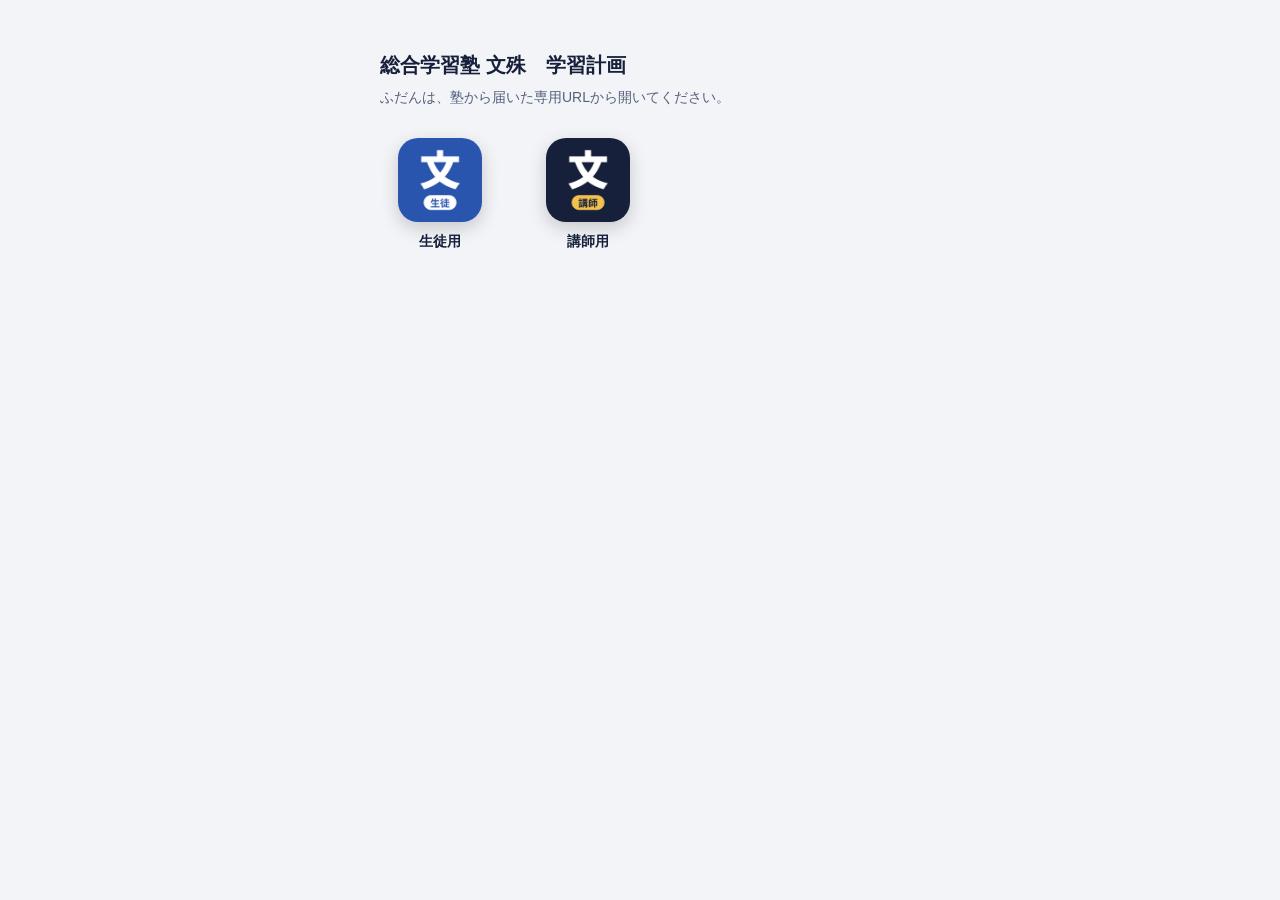
<file: index.html>
<!DOCTYPE html>
<html lang="ja">
<head>
<meta charset="utf-8">
<meta name="viewport" content="width=device-width, initial-scale=1">
<meta name="robots" content="noindex">
<title>文殊 学習計画</title>
<link rel="icon" type="image/png" href="teacher-192.png">
<style>
body{margin:0;font-family:"Hiragino Kaku Gothic ProN","Yu Gothic","Meiryo",sans-serif;background:#f2f4f8;color:#17203a;line-height:1.7}
main{max-width:520px;margin:0 auto;padding:48px 16px}
h1{font-size:20px;margin:0 0 4px}
p{margin:0 0 28px;color:#56607c;font-size:14px}
.apps{display:grid;grid-template-columns:repeat(2,minmax(0,120px));gap:28px}
a{display:flex;flex-direction:column;align-items:center;gap:8px;text-decoration:none;color:inherit;font-size:14px;font-weight:700}
a img{width:84px;height:84px;border-radius:20px;box-shadow:0 6px 18px rgb(0 0 0 / .18)}
@media (prefers-color-scheme:dark){body{background:#10141d;color:#e5e9f3}p{color:#98a2bb}}
</style>
</head>
<body>
<main>
<h1>総合学習塾 文殊　学習計画</h1>
<p>ふだんは、塾から届いた専用URLから開いてください。</p>
<div class="apps">
<a href="student.html"><img src="student-192.png" alt="">生徒用</a>
<a href="teacher.html"><img src="teacher-192.png" alt="">講師用</a>
</div>
</main>
</body>
</html>
</file>
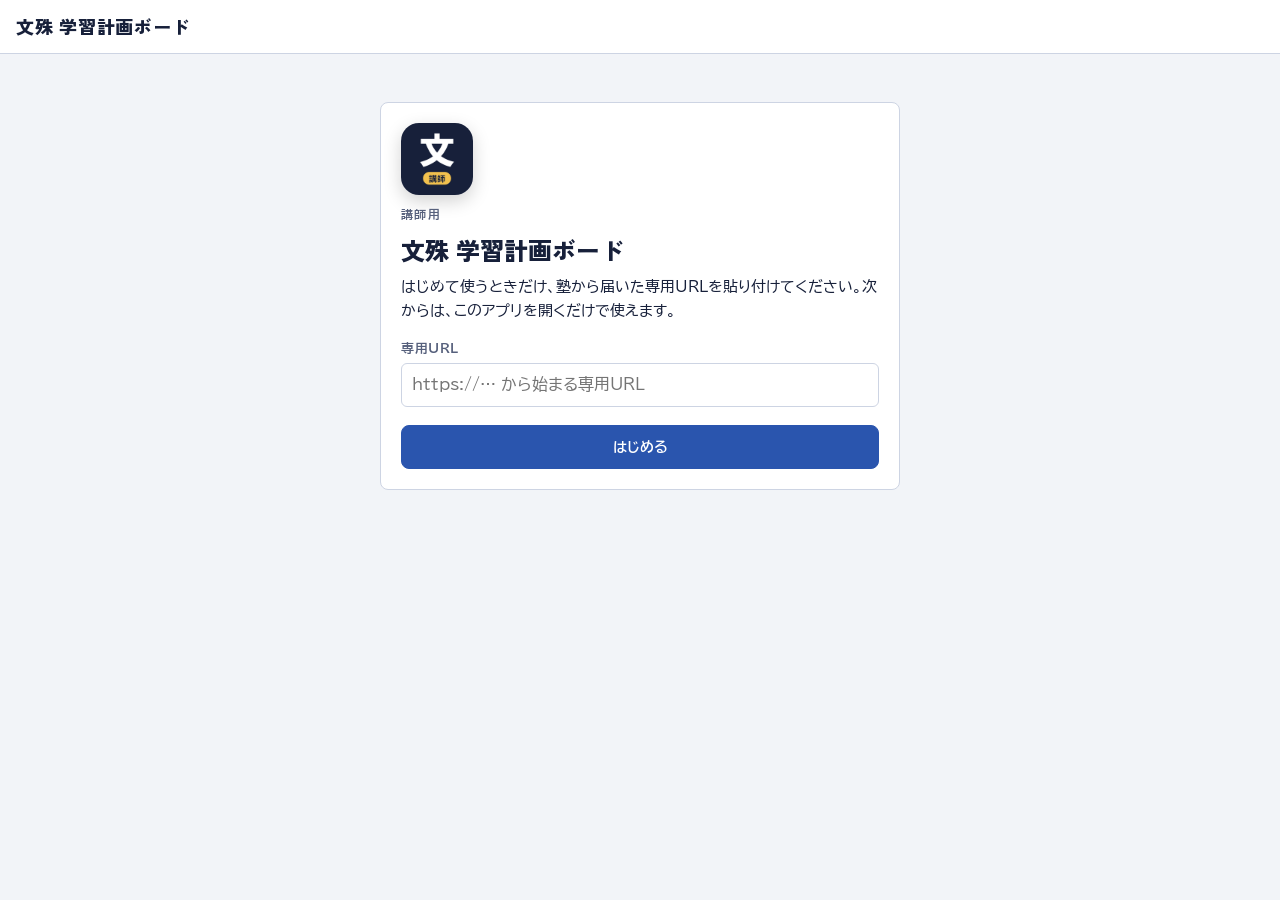
<file: index (1).html>
<!DOCTYPE html>
<html lang="ja">
<head>
<meta charset="utf-8">
<meta name="viewport" content="width=device-width, initial-scale=1, viewport-fit=cover">
<title>文殊 学習計画ボード（講師用）</title>
<meta name="robots" content="noindex">
<meta name="theme-color" content="#17203a">
<link rel="manifest" href="manifest.webmanifest">
<link rel="icon" type="image/png" href="../icons/teacher-192.png">
<link rel="apple-touch-icon" href="../icons/teacher-180.png">
<meta name="apple-mobile-web-app-capable" content="yes">
<meta name="mobile-web-app-capable" content="yes">
<meta name="apple-mobile-web-app-title" content="講師ボード">
<meta name="apple-mobile-web-app-status-bar-style" content="default">
<link rel="preconnect" href="https://fonts.googleapis.com">
<link rel="preconnect" href="https://fonts.gstatic.com" crossorigin>
<link rel="stylesheet" href="https://fonts.googleapis.com/css2?family=BIZ+UDPGothic:wght@400;700&family=Zen+Kaku+Gothic+New:wght@500;700;900&display=swap">
<link rel="stylesheet" href="../app.css">
</head>
<body>
<header class="appbar"><div class="wrap">
  <div class="brand">文殊 学習計画ボード<small id="schoolName"></small></div>
  <div class="who" id="who"></div>
</div></header>
<div class="install-hint" id="installHint" hidden></div>
<main><div class="wrap" id="app"><div class="empty">読み込み中…</div></div></main>
<div class="modal" id="modal" hidden><div class="dialog" id="dialog" role="dialog" aria-modal="true"></div></div>
<div class="toast" id="toast" hidden></div>
<div class="busy" id="busy" hidden>保存中…</div>
<div id="pdfStage" aria-hidden="true"></div>
<script src="../config.js"></script>
<script>window.APP_KIND = "teacher";</script>
<script src="../app.js"></script>
</body>
</html>
</file>
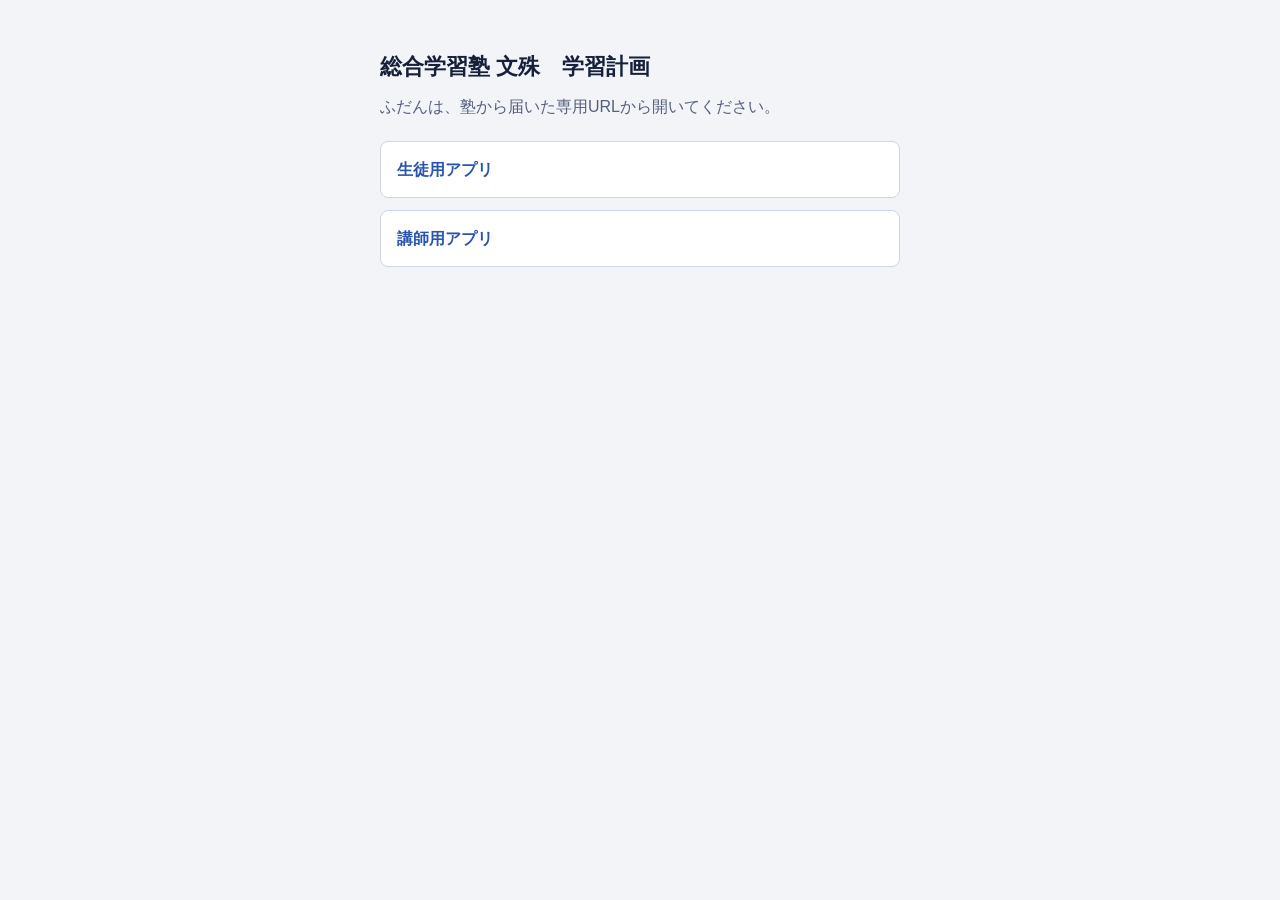
<file: index (3).html>
<!DOCTYPE html>
<html lang="ja">
<head>
<meta charset="utf-8">
<meta name="viewport" content="width=device-width, initial-scale=1">
<meta name="robots" content="noindex">
<title>文殊 学習計画</title>
<style>
body{margin:0;font-family:"Hiragino Kaku Gothic ProN","Yu Gothic","Meiryo",sans-serif;background:#f2f4f8;color:#17203a;line-height:1.7}
main{max-width:520px;margin:0 auto;padding:48px 16px}
h1{font-size:22px;margin:0 0 8px}
p{margin:0 0 20px;color:#56607c}
a{display:block;padding:14px 16px;margin-bottom:12px;border-radius:8px;background:#fff;border:1px solid #cdd4e3;color:#2a55ae;font-weight:700;text-decoration:none}
@media (prefers-color-scheme:dark){body{background:#10141d;color:#e5e9f3}p{color:#98a2bb}a{background:#181e2b;border-color:#313b51;color:#86a7f0}}
</style>
</head>
<body>
<main>
<h1>総合学習塾 文殊　学習計画</h1>
<p>ふだんは、塾から届いた専用URLから開いてください。</p>
<a href="student/">生徒用アプリ</a>
<a href="teacher/">講師用アプリ</a>
</main>
</body>
</html>
</file>
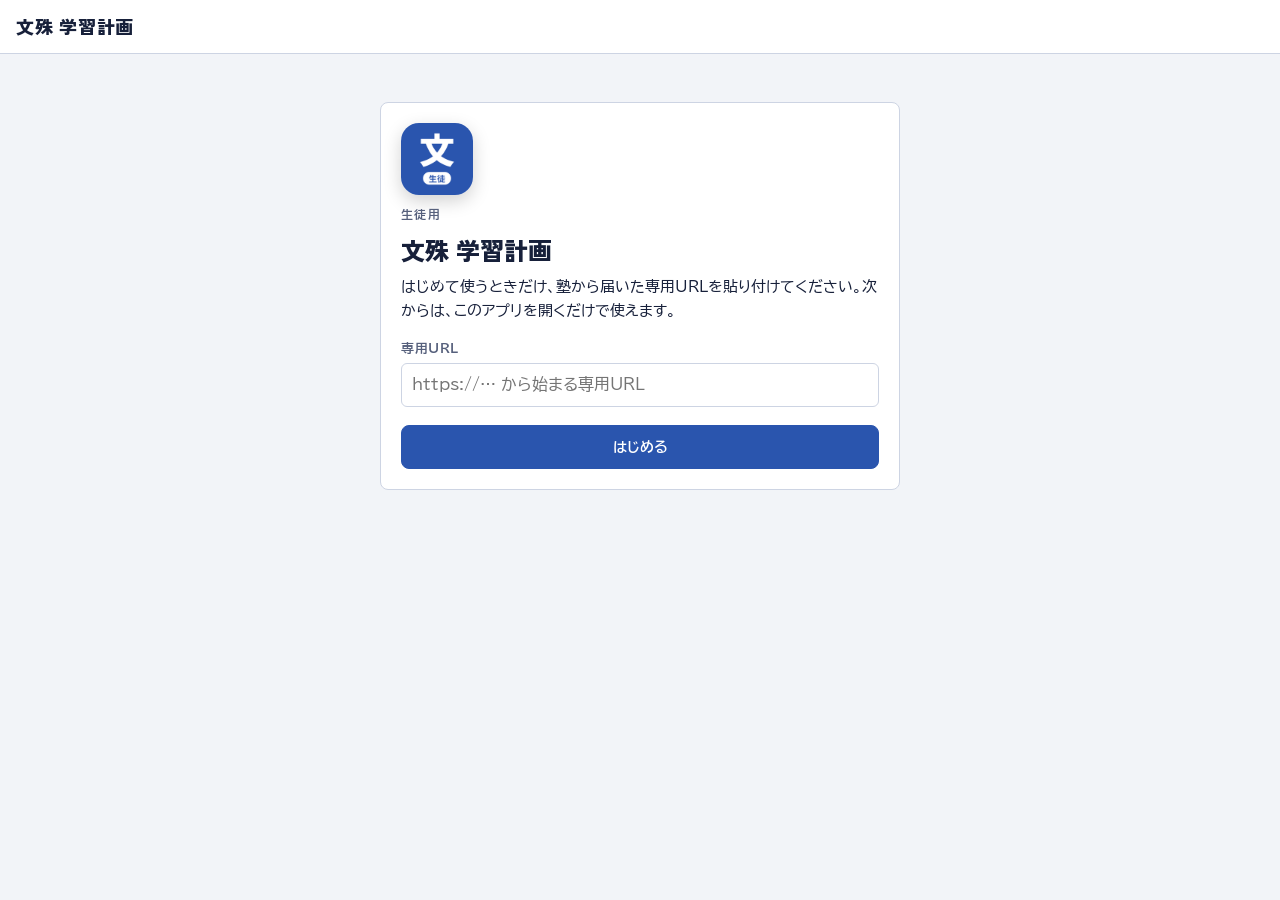
<file: student.html>
<!DOCTYPE html>
<html lang="ja">
<head>
<meta charset="utf-8">
<meta name="viewport" content="width=device-width, initial-scale=1, viewport-fit=cover">
<title>文殊 学習計画</title>
<meta name="robots" content="noindex">
<meta name="theme-color" content="#2a55ae">
<link rel="manifest" href="manifest-student.webmanifest">
<link rel="icon" type="image/png" href="student-192.png">
<link rel="apple-touch-icon" sizes="180x180" href="student-180.png">
<meta name="apple-mobile-web-app-capable" content="yes">
<meta name="mobile-web-app-capable" content="yes">
<meta name="apple-mobile-web-app-title" content="学習計画">
<meta name="apple-mobile-web-app-status-bar-style" content="default">
<link rel="preconnect" href="https://fonts.googleapis.com">
<link rel="preconnect" href="https://fonts.gstatic.com" crossorigin>
<link rel="stylesheet" href="https://fonts.googleapis.com/css2?family=BIZ+UDPGothic:wght@400;700&family=Zen+Kaku+Gothic+New:wght@500;700;900&display=swap">
<link rel="stylesheet" href="app.css">
<style>
#splash{position:fixed;inset:0;z-index:100;display:flex;flex-direction:column;align-items:center;justify-content:center;gap:12px;background:#2a55ae;color:#fff;font-family:"Hiragino Kaku Gothic ProN","Yu Gothic","Meiryo",sans-serif;transition:opacity .4s ease}
#splash.hide{opacity:0;pointer-events:none}
#splash img{width:104px;height:104px;border-radius:24px;box-shadow:0 10px 28px rgb(0 0 0 / .28),0 0 0 1px rgb(255 255 255 / .16)}
#splash .nm{font-size:20px;font-weight:700;letter-spacing:.06em;margin-top:6px}
#splash .sc{font-size:12px;opacity:.75;letter-spacing:.12em}
#splash .bar{width:128px;height:3px;border-radius:2px;background:rgb(255 255 255 / .22);overflow:hidden;margin-top:14px}
#splash .bar i{display:block;width:40%;height:100%;background:#fff;border-radius:2px;animation:sp 1.1s ease-in-out infinite}
#splash .note{font-size:12px;opacity:.7;min-height:1.4em}
@keyframes sp{0%{transform:translateX(-110%)}100%{transform:translateX(260%)}}
@media (prefers-reduced-motion:reduce){#splash .bar i{animation:none;width:100%}}
</style>
</head>
<body>
<div id="splash" role="status" aria-label="起動中"><img src="student-192.png" alt="" width="104" height="104"><div class="nm">文殊 学習計画</div><div class="sc">総合学習塾 文殊　生徒用</div><div class="bar"><i></i></div><div class="note" id="splashNote"></div></div>
<header class="appbar"><div class="wrap">
  <div class="brand">文殊 学習計画<small id="schoolName"></small></div>
  <div class="who" id="who"></div>
</div></header>
<div class="install-hint" id="installHint" hidden></div>
<main><div class="wrap" id="app"></div></main>
<div class="modal" id="modal" hidden><div class="dialog" id="dialog" role="dialog" aria-modal="true"></div></div>
<div class="toast" id="toast" hidden></div>
<div class="busy" id="busy" hidden>保存中…</div>
<div id="pdfStage" aria-hidden="true"></div>
<script src="config.js"></script>
<script>window.APP_KIND = "student";</script>
<script src="app.js"></script>
</body>
</html>
</file>
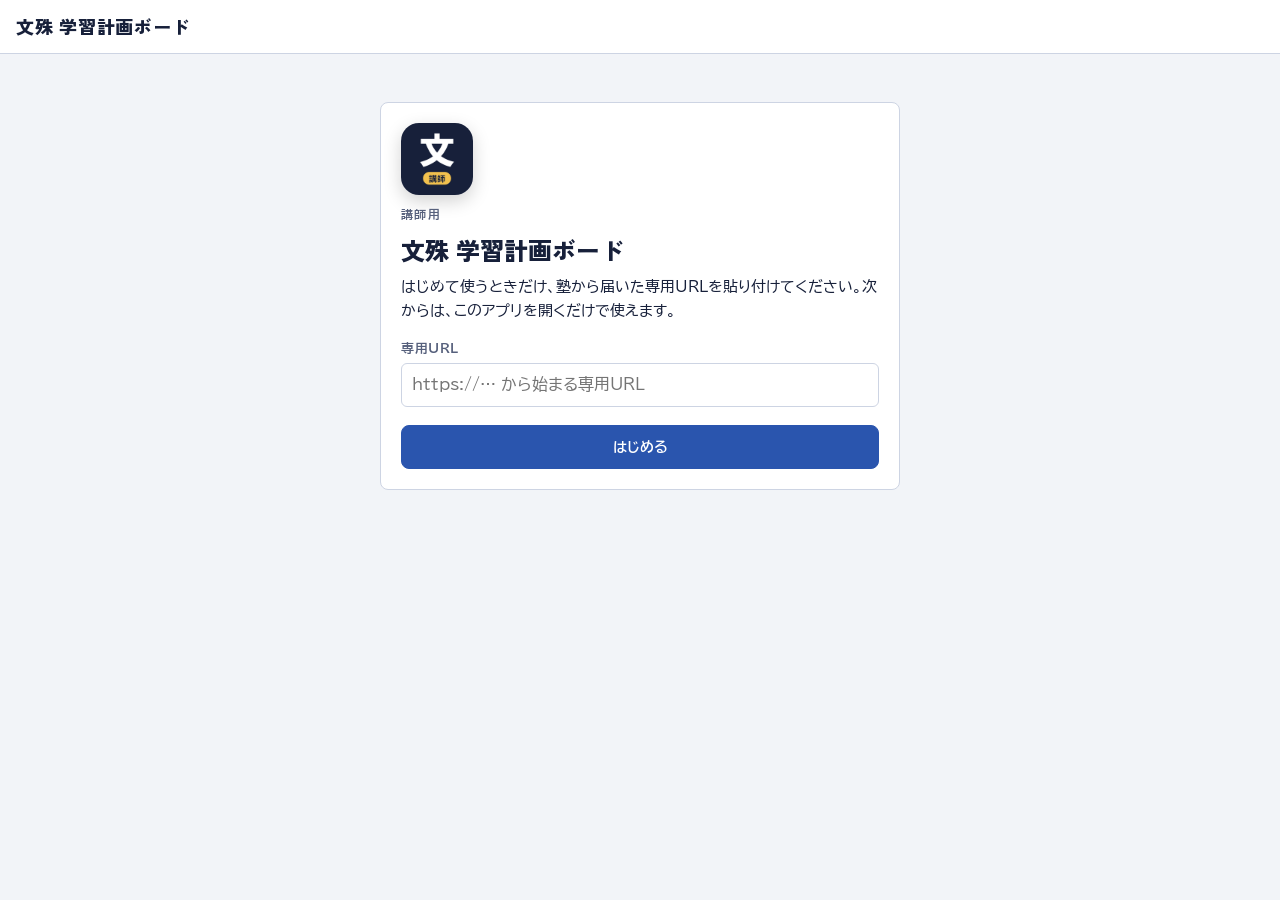
<file: teacher.html>
<!DOCTYPE html>
<html lang="ja">
<head>
<meta charset="utf-8">
<meta name="viewport" content="width=device-width, initial-scale=1, viewport-fit=cover">
<title>文殊 学習計画ボード（講師用）</title>
<meta name="robots" content="noindex">
<meta name="theme-color" content="#17203a">
<link rel="manifest" href="manifest-teacher.webmanifest">
<link rel="icon" type="image/png" href="teacher-192.png">
<link rel="apple-touch-icon" sizes="180x180" href="teacher-180.png">
<meta name="apple-mobile-web-app-capable" content="yes">
<meta name="mobile-web-app-capable" content="yes">
<meta name="apple-mobile-web-app-title" content="講師ボード">
<meta name="apple-mobile-web-app-status-bar-style" content="default">
<link rel="preconnect" href="https://fonts.googleapis.com">
<link rel="preconnect" href="https://fonts.gstatic.com" crossorigin>
<link rel="stylesheet" href="https://fonts.googleapis.com/css2?family=BIZ+UDPGothic:wght@400;700&family=Zen+Kaku+Gothic+New:wght@500;700;900&display=swap">
<link rel="stylesheet" href="app.css">
<style>
#splash{position:fixed;inset:0;z-index:100;display:flex;flex-direction:column;align-items:center;justify-content:center;gap:12px;background:#17203a;color:#fff;font-family:"Hiragino Kaku Gothic ProN","Yu Gothic","Meiryo",sans-serif;transition:opacity .4s ease}
#splash.hide{opacity:0;pointer-events:none}
#splash img{width:104px;height:104px;border-radius:24px;box-shadow:0 10px 28px rgb(0 0 0 / .28),0 0 0 1px rgb(255 255 255 / .16)}
#splash .nm{font-size:20px;font-weight:700;letter-spacing:.06em;margin-top:6px}
#splash .sc{font-size:12px;opacity:.75;letter-spacing:.12em}
#splash .bar{width:128px;height:3px;border-radius:2px;background:rgb(255 255 255 / .22);overflow:hidden;margin-top:14px}
#splash .bar i{display:block;width:40%;height:100%;background:#fff;border-radius:2px;animation:sp 1.1s ease-in-out infinite}
#splash .note{font-size:12px;opacity:.7;min-height:1.4em}
@keyframes sp{0%{transform:translateX(-110%)}100%{transform:translateX(260%)}}
@media (prefers-reduced-motion:reduce){#splash .bar i{animation:none;width:100%}}
</style>
</head>
<body>
<div id="splash" role="status" aria-label="起動中"><img src="teacher-192.png" alt="" width="104" height="104"><div class="nm">文殊 学習計画ボード</div><div class="sc">総合学習塾 文殊　講師用</div><div class="bar"><i></i></div><div class="note" id="splashNote"></div></div>
<header class="appbar"><div class="wrap">
  <div class="brand">文殊 学習計画ボード<small id="schoolName"></small></div>
  <div class="who" id="who"></div>
</div></header>
<div class="install-hint" id="installHint" hidden></div>
<main><div class="wrap" id="app"></div></main>
<div class="modal" id="modal" hidden><div class="dialog" id="dialog" role="dialog" aria-modal="true"></div></div>
<div class="toast" id="toast" hidden></div>
<div class="busy" id="busy" hidden>保存中…</div>
<div id="pdfStage" aria-hidden="true"></div>
<script src="config.js"></script>
<script>window.APP_KIND = "teacher";</script>
<script src="app.js"></script>
</body>
</html>
</file>
<file: app.css>
:root{
  --bg:#f2f4f8; --surface:#ffffff; --sunk:#e9edf5; --ink:#17203a; --muted:#56607c; --line:#cdd4e3;
  --accent:#2a55ae; --accent-ink:#ffffff; --accent-weak:#e2e9f7; --head:#3a62b2; --head-ink:#ffffff; --head-sub:#d7e1f4; --head-sub-ink:#203a73;
  --note:#fff5d6; --note-ink:#463a10;
  --rest:#bf3e37; --rest-weak:#fbe3e0; --half:#9c640c; --half-weak:#fbefd4; --ok:#2a7748; --ok-weak:#def1e5;
  --f-display:"Zen Kaku Gothic New","Hiragino Kaku Gothic ProN","Yu Gothic",sans-serif;
  --f-body:"BIZ UDPGothic","Hiragino Kaku Gothic ProN","Yu Gothic","Meiryo",sans-serif;
  --r:8px; color-scheme:light;
}
@media (prefers-color-scheme: dark){:root{
  --bg:#10141d; --surface:#181e2b; --sunk:#1f2738; --ink:#e5e9f3; --muted:#98a2bb; --line:#313b51;
  --accent:#86a7f0; --accent-ink:#0c1324; --accent-weak:#223150; --head:#2c4887; --head-ink:#f2f5fc; --head-sub:#26365c; --head-sub-ink:#d4defa;
  --note:#2c2614; --note-ink:#f1e3b2;
  --rest:#f08b81; --rest-weak:#3b1f1e; --half:#e8b45c; --half-weak:#382c15; --ok:#6fc993; --ok-weak:#163024; color-scheme:dark;
}}
*{box-sizing:border-box}
[hidden]{display:none!important}
html,body{margin:0}
body{background:var(--bg);color:var(--ink);font-family:var(--f-body);font-size:15px;line-height:1.6}
button,select,input,textarea{font:inherit;color:inherit}
h1,h2,h3{font-family:var(--f-display);text-wrap:balance;margin:0;line-height:1.3}
.wrap{max-width:1320px;margin:0 auto;padding-left:max(16px,env(safe-area-inset-left,0px));padding-right:max(16px,env(safe-area-inset-right,0px))}
.appbar{background:var(--surface);border-bottom:1px solid var(--line)}
.appbar .wrap{display:flex;align-items:center;gap:12px;padding-block:12px;flex-wrap:wrap}
.brand{font-family:var(--f-display);font-weight:900;font-size:18px;letter-spacing:.04em}
.brand small{font-family:var(--f-body);font-weight:400;font-size:12px;color:var(--muted);margin-left:8px;letter-spacing:0}
.who{margin-left:auto;font-size:13px;color:var(--muted);display:flex;align-items:center;gap:8px}
.role{font-size:12px;padding:2px 10px;border-radius:999px;background:var(--accent-weak);color:var(--accent);font-weight:700}
main{padding-block:24px 64px}
.stack{display:flex;flex-direction:column;gap:24px}
.btn{display:inline-flex;align-items:center;gap:6px;border:1px solid var(--line);background:var(--surface);border-radius:var(--r);padding:7px 14px;cursor:pointer;font-weight:700;font-size:14px;text-decoration:none;color:var(--ink)}
.btn:hover{border-color:var(--accent);color:var(--accent)}
.btn.primary{background:var(--accent);color:var(--accent-ink);border-color:var(--accent)}
.btn.primary:hover{color:var(--accent-ink);filter:brightness(1.08)}
.btn.small{padding:4px 10px;font-size:13px}
.btn.ghost{border-color:transparent;background:transparent}
.btn:disabled{opacity:.5;cursor:not-allowed}
:focus-visible{outline:3px solid var(--accent);outline-offset:2px}
.linkbtn{background:none;border:0;padding:0;color:var(--accent);cursor:pointer;font-weight:700}
.muted{color:var(--muted)}
.eyebrow{font-size:12px;letter-spacing:.12em;color:var(--muted);font-weight:700}
.panel{background:var(--surface);border:1px solid var(--line);border-radius:var(--r);padding:20px}
.panel h2{font-size:18px;margin-bottom:12px}
.panel-head{display:flex;flex-wrap:wrap;gap:8px;align-items:center;margin-bottom:8px}
.panel-head h2{margin:0}
.panel-head .sp{flex:1}
.chip{display:inline-block;font-size:12px;font-weight:700;padding:1px 8px;border-radius:999px;white-space:nowrap}
.chip.rest{background:var(--rest-weak);color:var(--rest)}
.chip.half{background:var(--half-weak);color:var(--half)}
.chip.ok{background:var(--ok-weak);color:var(--ok)}
.chip.info{background:var(--accent-weak);color:var(--accent)}
.page-head{display:flex;flex-wrap:wrap;align-items:flex-end;gap:12px 24px}
.page-head h1{font-size:26px;font-weight:900}
.page-head .sp{flex:1}
.alerts{display:flex;flex-direction:column;gap:8px}
.alert{display:flex;flex-wrap:wrap;gap:6px 12px;align-items:center;padding:10px 14px;border-radius:var(--r);background:var(--rest-weak);color:var(--ink);border-left:4px solid var(--rest)}
.alert.soft{background:var(--half-weak);border-left-color:var(--half)}
.alert.good{background:var(--ok-weak);border-left-color:var(--ok)}
.alert .sp{flex:1}
.tbl{width:100%;min-width:660px;border-collapse:collapse;font-size:14px}
.tbl th{text-align:left;font-size:12px;color:var(--muted);font-weight:700;letter-spacing:.06em;padding:8px;border-bottom:1px solid var(--line)}
.tbl td{padding:10px 8px;border-bottom:1px solid var(--line);vertical-align:middle}
.tbl td:first-child{white-space:nowrap}
.tbl select{border:1px solid var(--line);border-radius:6px;padding:3px 6px;background:var(--surface)}
.scroll{overflow-x:auto}
.urlrow{display:grid;grid-template-columns:minmax(120px,220px) minmax(0,1fr) auto;gap:8px 12px;align-items:center;padding:8px 0;border-bottom:1px solid var(--line)}
.urlrow code{font-size:12px;background:var(--sunk);padding:4px 8px;border-radius:6px;overflow-wrap:anywhere;user-select:all;min-width:0}
.urlrow .acts{display:flex;gap:6px;flex-wrap:wrap;justify-content:flex-end}
.cards{display:grid;grid-template-columns:repeat(auto-fill,minmax(280px,1fr));gap:16px}
.card{background:var(--surface);border:1px solid var(--line);border-radius:var(--r);padding:16px;text-align:left;cursor:pointer;display:flex;flex-direction:column;gap:8px}
.card:hover{border-color:var(--accent)}
.card h3{font-size:18px}
.card ul{margin:0;padding:0;list-style:none;font-size:13.5px;display:flex;flex-direction:column;gap:2px}
.card li span{color:var(--muted);display:inline-block;min-width:3.5em}
.log{list-style:none;margin:0;padding:0;font-size:13.5px}
.log li{padding:6px 0;border-bottom:1px dashed var(--line);display:flex;gap:12px}
.log time{color:var(--muted);font-variant-numeric:tabular-nums;white-space:nowrap}
.plan-title{display:grid;grid-template-columns:minmax(0,auto) minmax(0,1fr);gap:12px;align-items:stretch}
.titlebox{border:2px solid var(--ink);padding:10px 20px;font-family:var(--f-display);font-weight:900;font-size:22px;display:flex;align-items:center;justify-content:center;text-align:center;background:var(--surface)}
.titlebox.goal{font-size:19px;font-weight:700}
.toolbar{display:flex;flex-wrap:wrap;gap:8px 12px;align-items:center}
.toolbar .period{font-family:var(--f-display);font-weight:700;font-size:18px;min-width:7.5em;text-align:center}
.toolbar .sp{flex:1}
.seg{display:inline-flex;border:1px solid var(--line);border-radius:var(--r);overflow:hidden}
.seg button{border:0;background:var(--surface);padding:6px 12px;cursor:pointer;font-weight:700;font-size:13px}
.seg button[aria-pressed="true"]{background:var(--accent);color:var(--accent-ink)}
.legend{display:flex;flex-wrap:wrap;gap:6px 16px;font-size:12.5px;color:var(--muted);align-items:center}
.legend i{display:inline-block;width:14px;height:14px;border-radius:3px;vertical-align:-2px;margin-right:4px;border:1px solid var(--line)}
.hint{font-size:13px;color:var(--muted);background:var(--accent-weak);border-radius:var(--r);padding:8px 12px}
.subject-label{display:inline-block;border:2px solid var(--ink);border-bottom:0;padding:4px 28px;font-family:var(--f-display);font-weight:900;font-size:18px;background:var(--surface)}
.subj-grid{display:grid;grid-template-columns:minmax(0,1fr) 300px;gap:20px;align-items:start}
.tablewrap{overflow-x:auto;border:2px solid var(--ink);background:var(--surface)}
table.plan{border-collapse:collapse;width:max-content;min-width:100%;font-size:14px;font-variant-numeric:tabular-nums}
table.plan th,table.plan td{border:1px solid var(--line);text-align:center;padding:6px 4px}
table.plan thead th{background:var(--head);color:var(--head-ink);font-family:var(--f-display);font-weight:700;border-color:var(--head);white-space:nowrap}
table.plan thead tr.wk th{background:var(--head-sub);color:var(--head-sub-ink);font-family:var(--f-body);font-weight:700;border-color:var(--line)}
table.plan thead tr.wk th small{display:block;font-weight:400;font-size:10.5px;opacity:.8;white-space:nowrap}
table.plan thead tr.st td{background:var(--surface);padding:3px;height:34px}
.c-cat{min-width:68px;width:68px}
.c-mat{min-width:220px;max-width:260px;text-align:left!important}
.c-amt{min-width:96px;font-size:12.5px;line-height:1.45}
td.c-cat{background:var(--sunk);font-weight:700}
td.c-mat{background:var(--sunk);padding:6px 10px!important}
td.c-amt{background:var(--sunk);color:var(--muted)}
.matname{font-weight:700;line-height:1.4}
.matmeta{display:flex;flex-wrap:wrap;gap:4px;margin-top:4px;align-items:center;font-size:12px;color:var(--muted)}
.matnote{font-size:12px;color:var(--muted)}
.matedit{display:flex;gap:10px;margin-top:4px;font-size:12px}
.prog{display:inline-block;width:56px;height:6px;border-radius:3px;background:var(--line);overflow:hidden;vertical-align:middle}
.prog b{display:block;height:100%;background:var(--ok)}
td.wkc{min-width:62px;height:44px;font-size:13.5px;position:relative;white-space:nowrap}
td.wkc.past{color:var(--muted)}
td.wkc.now,th.now{box-shadow:inset 0 0 0 2px var(--accent)}
td.wkc.restcol{background:repeating-linear-gradient(135deg,var(--rest-weak) 0 6px,transparent 6px 12px)}
td.wkc.halfcol{background:var(--half-weak)}
td.wkc.late{background:var(--rest-weak);color:var(--rest);font-weight:700}
td.wkc.packed{font-weight:700;color:var(--accent)}
td.wkc.dl::after{content:"";position:absolute;top:0;bottom:0;right:-1px;border-right:3px solid var(--rest)}
td.wkc .short{display:block;font-size:10.5px;color:var(--rest);font-weight:700;white-space:nowrap}
td.wkc .done{display:block;font-size:10.5px;color:var(--ok);font-weight:700}
.cellbtn{all:unset;display:block;width:100%;min-height:30px;cursor:pointer;border-radius:4px;text-align:center}
.cellbtn:hover{background:var(--accent-weak)}
.cellbtn:focus-visible{outline:3px solid var(--accent)}
.stbtn{all:unset;display:flex;flex-direction:column;align-items:center;justify-content:center;width:100%;min-height:28px;cursor:pointer;border-radius:4px;font-size:11px;color:var(--muted);line-height:1.25}
.stbtn:hover{background:var(--accent-weak)}
.stbtn:focus-visible{outline:3px solid var(--accent)}
.stcell{display:flex;flex-direction:column;align-items:center;font-size:10.5px;line-height:1.25;color:var(--muted)}
.mode{display:inline-flex;border:1px solid var(--line);border-radius:6px;overflow:hidden;margin-top:4px}
.mode button{border:0;background:var(--surface);padding:1px 8px;font-size:11.5px;cursor:pointer}
.mode button[aria-pressed="true"]{background:var(--accent);color:var(--accent-ink);font-weight:700}
.notebox{background:var(--note);border:2px solid var(--ink);color:var(--note-ink)}
.notebox h3{font-size:16px;padding:6px 12px;border-bottom:2px solid var(--ink);background:var(--surface);color:var(--ink)}
.notebox p{margin:0;padding:10px 12px;font-size:14px;white-space:pre-wrap}
.notebox .ed{padding:0 12px 10px}
.addrow{margin-top:8px}
.modal{position:fixed;inset:0;z-index:50;display:flex;align-items:center;justify-content:center;padding:16px;background:rgb(10 14 25 / .55)}
.dialog{background:var(--surface);color:var(--ink);border-radius:12px;max-width:560px;width:100%;max-height:calc(100% - 32px);overflow:auto;padding:22px;border:1px solid var(--line)}
.dialog h2{font-size:20px;margin-bottom:4px}
.dialog .sub{color:var(--muted);font-size:13px;margin-bottom:16px}
.field{display:flex;flex-direction:column;gap:4px;margin-bottom:14px}
.field label,.field .lab{font-size:12.5px;font-weight:700;color:var(--muted);letter-spacing:.04em}
.field input,.field select,.field textarea{border:1px solid var(--line);border-radius:6px;padding:8px 10px;background:var(--surface);color:var(--ink)}
.field textarea{min-height:140px;resize:vertical}
.field small{color:var(--muted);font-size:12px}
.grid2{display:grid;grid-template-columns:1fr 1fr;gap:0 12px}
.choices{display:grid;grid-template-columns:repeat(3,1fr);gap:8px}
.choice{border:2px solid var(--line);border-radius:var(--r);padding:10px;cursor:pointer;text-align:center;background:var(--surface)}
.choice b{display:block;font-size:15px}
.choice small{color:var(--muted);font-size:11.5px}
.choice[aria-pressed="true"]{border-color:var(--accent);background:var(--accent-weak)}
.countrow{display:flex;flex-wrap:wrap;gap:8px}
.countrow button{min-width:56px}
.countrow button[aria-pressed="true"]{background:var(--accent);color:var(--accent-ink);border-color:var(--accent)}
.preview{background:var(--sunk);border-radius:var(--r);padding:10px 12px;font-size:13.5px;margin-bottom:14px}
.preview ul{margin:4px 0 0;padding-left:18px}
.actions{display:flex;flex-wrap:wrap;gap:8px;justify-content:flex-end;margin-top:8px}
.actions .sp{flex:1}
.err{color:var(--rest);font-weight:700;font-size:13px;margin:0 0 8px}
.decide{border:1px solid var(--line);border-radius:var(--r);padding:12px;margin-bottom:10px}
.decide p{margin:0 0 8px;font-size:14px}
.decide .row{display:flex;flex-wrap:wrap;gap:8px}
.toast{position:fixed;left:50%;transform:translateX(-50%);bottom:calc(20px + env(safe-area-inset-bottom,0px));z-index:60;background:var(--ink);color:var(--bg);padding:10px 18px;border-radius:999px;font-size:14px;max-width:calc(100% - 32px)}
.busy{position:fixed;top:12px;right:12px;z-index:70;background:var(--accent);color:var(--accent-ink);padding:6px 14px;border-radius:999px;font-size:13px;font-weight:700}
.empty{padding:28px;text-align:center;color:var(--muted);border:1px dashed var(--line);border-radius:var(--r)}
.inline-form{display:flex;flex-wrap:wrap;gap:8px;margin-top:12px}
.inline-form input{border:1px solid var(--line);border-radius:6px;padding:6px 10px;background:var(--surface);min-width:0;flex:1 1 180px}
#pdfStage{position:absolute;left:-40000px;top:0;width:1560px}
.print-sheet{
  --bg:#ffffff; --surface:#ffffff; --sunk:#e9edf5; --ink:#111827; --muted:#4b5563; --line:#b8c2d6;
  --accent:#2a55ae; --accent-ink:#ffffff; --accent-weak:#e2e9f7; --head:#4472c4; --head-ink:#ffffff; --head-sub:#d9e1f2; --head-sub-ink:#1f3a75;
  --note:#fff2cc; --note-ink:#3a300c; --rest:#b4322c; --rest-weak:#fbe3e0; --half:#94600b; --half-weak:#fbefd4; --ok:#256b40; --ok-weak:#def1e5;
  background:#ffffff;color:#111827;padding:32px 36px;width:1560px;font-family:var(--f-body);display:flex;flex-direction:column;gap:22px;color-scheme:light
}
.print-sheet .plan-title{grid-template-columns:480px 1fr}
.print-sheet .subj-grid{grid-template-columns:minmax(0,1fr) 340px}
.print-sheet .tablewrap{overflow:visible}
.print-sheet table.plan{width:100%}
.print-sheet td.wkc{min-width:0}
.print-foot{display:flex;justify-content:space-between;font-size:13px;color:#4b5563;border-top:1px solid #b8c2d6;padding-top:8px}
@media (max-width:860px){
  .subj-grid{grid-template-columns:minmax(0,1fr)}
  .plan-title{grid-template-columns:minmax(0,1fr)}
  .titlebox{font-size:19px}.titlebox.goal{font-size:16px}
}
@media (max-width:640px){
  table.plan .c-cat,table.plan .c-amt{display:none}
  td.c-mat,th.c-mat{position:sticky;left:0;z-index:2}
  .c-mat{min-width:150px}
  .grid2{grid-template-columns:1fr}
  .choices{grid-template-columns:1fr}
  .urlrow{grid-template-columns:minmax(0,1fr) auto}
  .urlrow code{grid-column:1 / -1;grid-row:2}
  .page-head h1{font-size:22px}
}
@media (prefers-reduced-motion:reduce){*{transition:none!important;animation:none!important}}

/* ---------- app shell additions ---------- */
html{-webkit-text-size-adjust:100%}
body{padding-bottom:env(safe-area-inset-bottom,0px)}
.appbar{position:sticky;top:0;z-index:20;padding-top:env(safe-area-inset-top,0px)}
.iconbtn{border:1px solid var(--line);background:var(--surface);border-radius:999px;width:34px;height:34px;display:inline-flex;align-items:center;justify-content:center;cursor:pointer;font-size:18px;line-height:1;color:var(--ink)}
.iconbtn:hover{border-color:var(--accent);color:var(--accent)}
.install-hint{background:var(--accent-weak);color:var(--ink);font-size:13.5px}
.install-hint .wrap{display:flex;flex-wrap:wrap;gap:6px 14px;align-items:center;padding-block:8px}
.login{max-width:520px;margin:24px auto 0;display:flex;flex-direction:column;gap:10px}
.login h1{font-size:24px;font-weight:900}
.login p{margin:0}
.login form{display:flex;flex-direction:column;gap:4px;margin-top:6px}
.login .field input{font-size:16px}
.menu-list{display:flex;flex-direction:column;gap:8px}
.menu-list .btn{justify-content:center;padding-block:10px}
.todo{background:var(--surface);border:2px solid var(--accent);border-radius:var(--r);padding:14px 16px}
.todo-head{display:flex;flex-wrap:wrap;gap:4px 12px;align-items:baseline;margin-bottom:8px}
.todo-head h2{font-size:18px}
.todo ul{list-style:none;margin:0;padding:0;display:flex;flex-direction:column}
.todo li{display:grid;grid-template-columns:3.2em minmax(0,1fr) auto;gap:10px;align-items:baseline;padding:8px 0;border-top:1px solid var(--line)}
.todo li:first-child{border-top:0}
.todo-sub{font-size:12.5px;font-weight:700;color:var(--accent)}
.todo-mat{min-width:0}
.todo-amt{font-family:var(--f-display);font-size:16px;white-space:nowrap;font-variant-numeric:tabular-nums}
.field input,.field select,.field textarea{font-size:16px}
.login .btn{justify-content:center;padding-block:10px}
@media (max-width:640px){
  .appbar .wrap{flex-wrap:nowrap;padding-block:8px}
  .brand{font-size:16px;white-space:nowrap;overflow:hidden;text-overflow:ellipsis;min-width:0}
  .brand small{display:none}
  .who{gap:6px;white-space:nowrap}
}

.skel{display:flex;flex-direction:column;gap:16px;padding-top:4px}
.sk{border-radius:var(--r);background:linear-gradient(90deg,var(--sunk) 0%,var(--surface) 45%,var(--sunk) 90%);background-size:220% 100%;animation:skel 1.3s ease-in-out infinite}
@keyframes skel{0%{background-position:120% 0}100%{background-position:-120% 0}}
.login-icon{width:72px;height:72px;border-radius:18px;box-shadow:0 6px 18px rgb(0 0 0 / .18)}
@media (prefers-reduced-motion:reduce){.sk{animation:none}}

/* ---------- week list (phone-first) ---------- */
.agenda{display:flex;flex-direction:column;gap:12px}
.ag-past{align-self:flex-start}
.ag-week{background:var(--surface);border:1px solid var(--line);border-radius:var(--r);overflow:hidden}
.ag-week.now{border:2px solid var(--accent);box-shadow:0 4px 14px rgb(42 85 174 / .12)}
.ag-week.past{opacity:.72}
.ag-week.is-rest{background:repeating-linear-gradient(135deg,var(--rest-weak) 0 8px,var(--surface) 8px 16px)}
.ag-head{display:flex;flex-wrap:wrap;gap:4px 10px;align-items:center;padding:9px 14px;background:var(--head-sub);color:var(--head-sub-ink)}
.ag-week.is-half .ag-head{background:var(--half-weak);color:var(--ink)}
.ag-week.now .ag-head{background:var(--accent);color:var(--accent-ink)}
.ag-week.now .ag-head .chip.info{background:var(--accent-ink);color:var(--accent)}
.ag-label{font-family:var(--f-display);font-size:16px}
.ag-range{font-size:12.5px;opacity:.8;font-variant-numeric:tabular-nums}
.ag-reason{font-size:12.5px}
.ag-head .sp{flex:1}
.ag-st{padding:2px 10px;font-size:12px}
.ag-week ul{list-style:none;margin:0;padding:0}
.ag-week li+li{border-top:1px solid var(--line)}
.ag-row{display:grid;grid-template-columns:auto minmax(0,1fr) auto;gap:10px;align-items:center;padding:11px 14px;width:100%;text-align:left;background:none;border:0;font:inherit;color:inherit;border-radius:0}
button.ag-row{cursor:pointer}
button.ag-row:hover{background:var(--accent-weak)}
button.ag-row:focus-visible{outline:3px solid var(--accent);outline-offset:-3px}
.ag-sub{display:inline-block;font-size:11.5px;font-weight:700;color:var(--c);border:1.5px solid var(--c);border-radius:5px;padding:0 6px;line-height:1.6;white-space:nowrap}
.ag-name{min-width:0;font-size:14px;line-height:1.45;display:flex;flex-wrap:wrap;gap:2px 8px;align-items:center;overflow-wrap:anywhere}
.ag-amt{font-family:var(--f-display);font-size:18px;white-space:nowrap;font-variant-numeric:tabular-nums;text-align:right}
.ag-amt.packed{color:var(--accent)}
.ag-done{font-size:11.5px;color:var(--ok);font-weight:700}
.ag-short{font-size:11.5px;color:var(--rest);font-weight:700}
.ag-empty{margin:0;padding:12px 14px;color:var(--muted);font-size:14px}
.prog-list h2{margin-bottom:4px}
.pl-sub{margin:14px 0 6px}
.prog-list ul{list-style:none;margin:0;padding:0}
.prog-list li{padding:10px 0;border-top:1px solid var(--line);display:flex;flex-direction:column;gap:4px}
.pl-name{font-weight:700;font-size:14.5px;line-height:1.45;overflow-wrap:anywhere}
.pl-name small{display:block;font-weight:400;font-size:12px;color:var(--muted)}
.pl-meta{display:flex;flex-wrap:wrap;gap:4px 10px;align-items:center;font-size:12.5px;color:var(--muted);font-variant-numeric:tabular-nums}
.pl-meta .prog{width:72px}
.cm summary{cursor:pointer;font-family:var(--f-display);font-weight:700;font-size:15px}
.cm p{margin:10px 0 6px;white-space:pre-wrap;font-size:14px;background:var(--note);color:var(--note-ink);border-radius:6px;padding:10px 12px}
.period-row{margin-top:-14px}
@media (max-width:640px){
  .titlebox{padding:8px 12px;font-size:17px}
  .titlebox.goal{font-size:13.5px;font-weight:700}
  .plan-title{gap:8px}
  .stack{gap:18px}
  .period-row{margin-top:-8px}
  .toolbar .period{min-width:6.5em;font-size:16px}
  .hint{font-size:12.5px}
}
</file>
